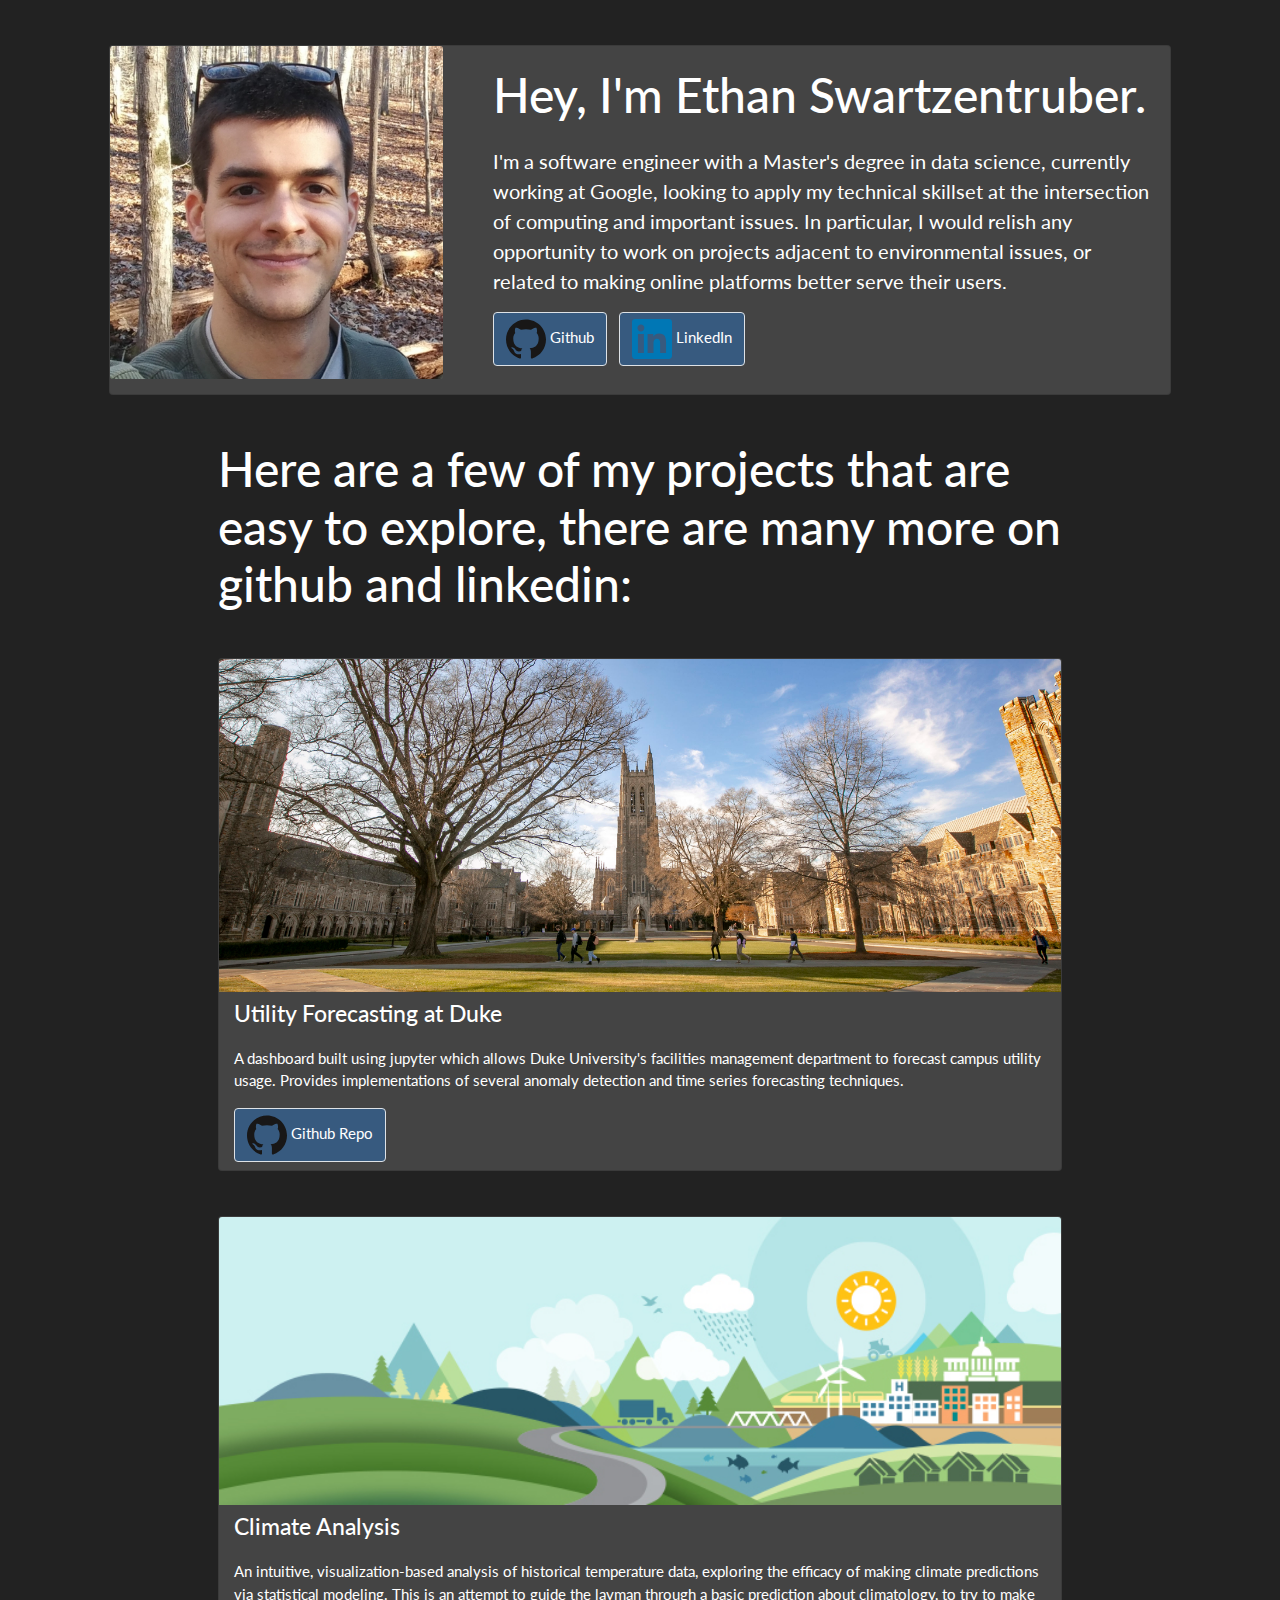
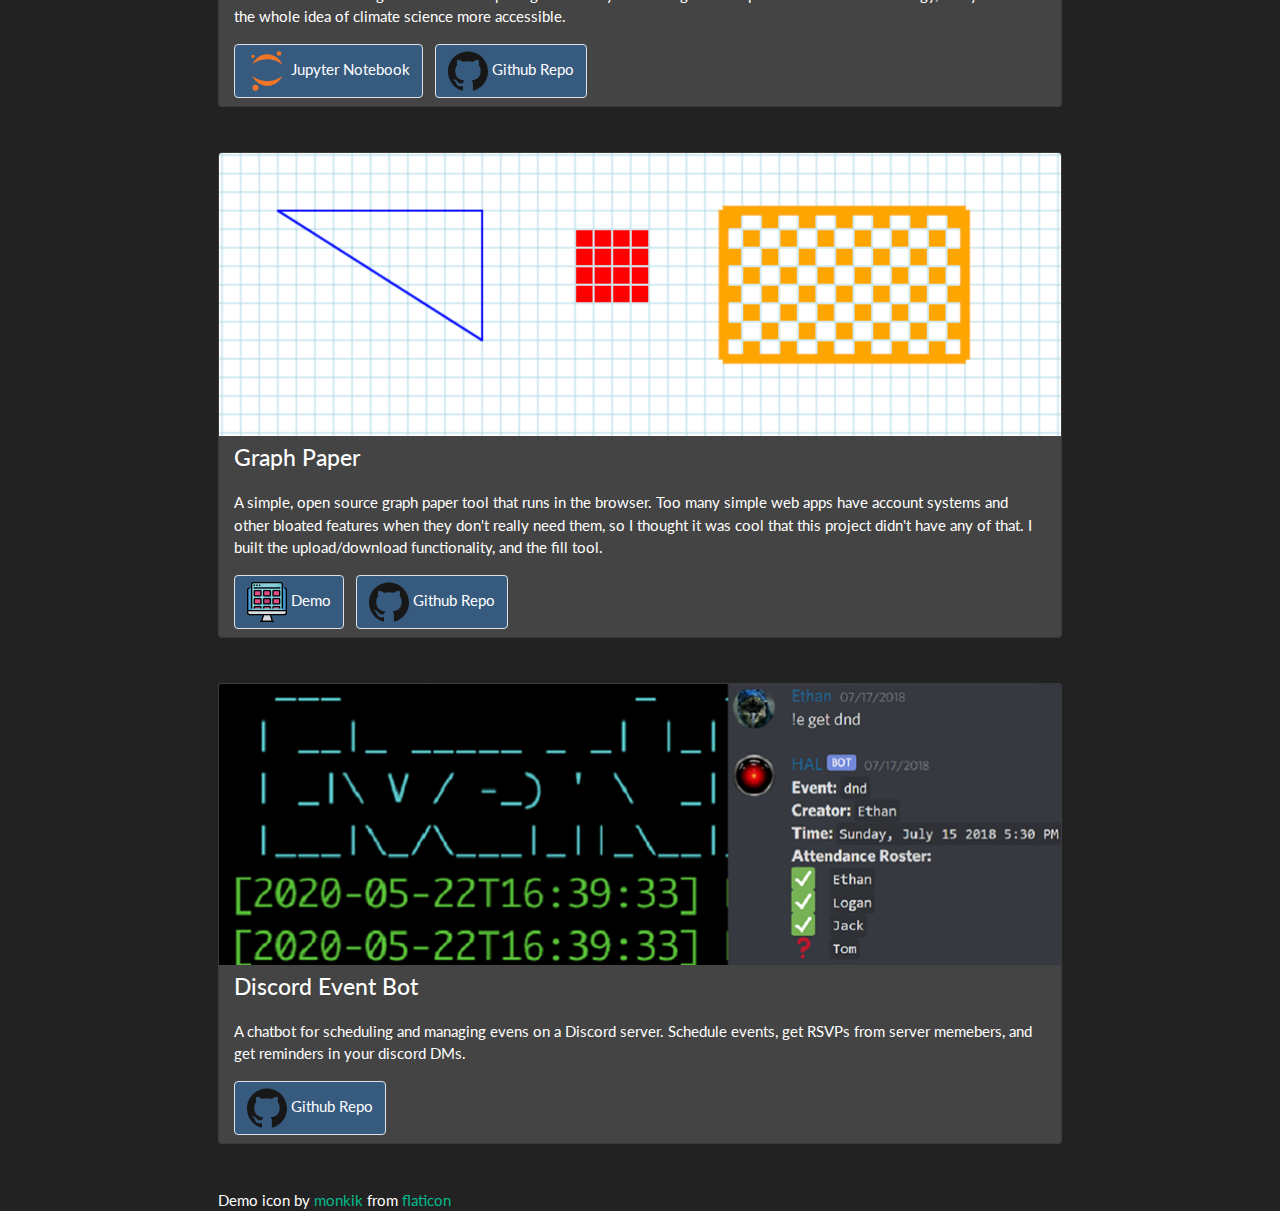
<file: index.html>
<!DOCTYPE html>
<html lang="en">
<head>
  <title>Ethan Swartzentruber</title>
  <meta charset="utf-8">
  <meta name="viewport" content="width=device-width, initial-scale=1">
  <link rel="stylesheet" href="https://maxcdn.bootstrapcdn.com/bootstrap/4.4.1/css/bootstrap.min.css">
  <link rel="stylesheet" href="./darkly.css">
  <link rel="stylesheet" type="text/css" href="projects.css">
  <link rel="stylesheet" href="https://use.fontawesome.com/releases/v5.7.0/css/all.css">
  <script src="https://ajax.googleapis.com/ajax/libs/jquery/3.4.1/jquery.min.js"></script>
  <script src="https://cdnjs.cloudflare.com/ajax/libs/popper.js/1.16.0/umd/popper.min.js"></script>
  <script src="https://maxcdn.bootstrapcdn.com/bootstrap/4.4.1/js/bootstrap.min.js"></script>
</head>
<body>

<div class="row">

	<div class="col-sm-1"></div>
  <div class="col-sm-10">
    <div class="card bg-secondary">
      <div class="row">
        <div class="col-md-4">
          <img src="./images/Face.jpeg" class="card-img" alt="Ethan's Face">
        </div>
        <div class="col-md-8">

          <div class="card-body">
            <h1 class="card-title"> Hey, I'm Ethan Swartzentruber.</h1>
            <br>
            <p class="bio">
              I'm a software engineer with a Master's degree in data science, currently working at Google, looking to apply my technical skillset at the intersection of computing and important issues.

              In particular, I would relish any opportunity to work on projects adjacent to environmental issues, or related to making online platforms better serve their users.
            </p>
              <a href="https://github.com/epswartz" class="btn btn-primary mr-2 mb-2 border" role="button">
              <img width=40 height=40 src="./icons/github.svg" alt="Github Icon"/> Github
              </a>
              <a href="https://www.linkedin.com/in/eswartzen/" class="btn btn-primary mr-2 mb-2 border" role="button">
              <img width=40 height=40 src="./icons/linkedin.svg" alt="LinkedIn Icon"/> LinkedIn
              </a>
          </div>
        </div>
      </div>
    </div>
  </div>
	<div class="col-sm-1"></div>
</div>

<div class="row">
	<div class="col-sm-2"></div>
  <div class="col-sm-8">

    <h1> Here are a few of my projects that are easy to explore, there are many more on github and linkedin: </h1>


    <div class="card bg-secondary">
      <img src="./images/duke.jpeg" class="card-img-top" alt="climate banner">
      <div class="col mt-2">
          <div class="card-block">
              <h4 class="card-title">Utility Forecasting at Duke</h4>
              <p class="card-text">A dashboard built using jupyter which allows Duke University's facilities management department to forecast campus utility usage. Provides implementations of several anomaly detection and time series forecasting techniques.</p>
              <a href="https://github.com/epswartz/utility-forecasting" class="btn btn-primary mr-2 mb-2 border" role="button">
              <img width=40 height=40 src="./icons/github.svg" alt="Github Icon"/> Github Repo
              </a>
          </div>
      </div>
    </div>

    <div class="card bg-secondary">
      <img src="./images/climate.jpg" class="card-img-top" alt="climate banner">
      <div class="col mt-2">
          <div class="card-block">
              <h4 class="card-title">Climate Analysis</h4>
              <p class="card-text">An intuitive, visualization-based analysis of historical temperature data, exploring the efficacy of making climate predictions via statistical modeling. This is an attempt to guide the layman through a basic prediction about climatology, to try to make the whole idea of climate science more accessible.</p>
              <a href="./Climate_Analysis.html" class="btn btn-primary mr-2 mb-2 border" role="button">
              <img width=40 height=40 src="./icons/jupyter.svg" alt="Jupyter Icon"/> Jupyter Notebook
              </a>
              <a href="https://github.com/epswartz/climate_analysis" class="btn btn-primary mr-2 mb-2 border" role="button">
              <img width=40 height=40 src="./icons/github.svg" alt="Github Icon"/> Github Repo
              </a>
          </div>
      </div>
    </div>

		<div class="card bg-secondary">
			<img src="./images/graphpaper.png" class="card-img-top" alt="graphpaper banner">
			<div class="col mt-2">
					<div class="card-block">
							<h4 class="card-title">Graph Paper</h4>
							<p class="card-text">A simple, open source graph paper tool that runs in the browser. Too many simple web apps have account systems and other bloated features when they don't really need them, so I thought it was cool that this project didn't have any of that. I built the upload/download functionality, and the fill tool.</p>
							<a href="https://epswartz.github.io/graphpaper/" class="btn btn-primary mr-2 mb-2 border" role="button">
							<img width=40 height=40 src="./icons/demo.svg" alt="Demo Icon"/> Demo
							</a>
							<a href="https://github.com/epswartz/graphpaper" class="btn btn-primary mr-2 mb-2 border" role="button">
							<img width=40 height=40 src="./icons/github.svg" alt="Github Icon"/> Github Repo
							</a>
					</div>
			</div>
		</div>

		<div class="card bg-secondary">
			<img src="./images/deb_banner.png" class="card-img-top" alt="DiscordEventBot banner">
			<div class="col mt-2">
					<div class="card-block">
							<h4 class="card-title">Discord Event Bot</h4>
							<p class="card-text">A chatbot for scheduling and managing evens on a Discord server. Schedule events, get RSVPs from server memebers, and get reminders in your discord DMs.</p>
  						<a href="https://github.com/epswartz/DiscordEventBot" class="btn btn-primary mr-2 mb-2 border" role="button">
							<img width=40 height=40 src="./icons/github.svg" alt="Github Icon"/> Github Repo
							</a>
					</div>
			</div>
		</div>

    Demo icon by <a href="https://www.flaticon.com/authors/monkik" title="monkik">monkik</a> from <a href="https://www.flaticon.com/" title="Flaticon"> flaticon</a>
  </div>
</div>

</body>
</html>
</file>
<file: projects.css>
.bio
{
    font-size: 20px;
}


.card
{
    margin-bottom: 45px;
    margin-top: 45px;
}

.card-title
{
    margin-bottom: unset;
}

.card-text
{
    margin-top: 20px;
}

.vis-badge
{
    background: #369131;
}

a.btn
{
    text-align: right;
}
</file>
